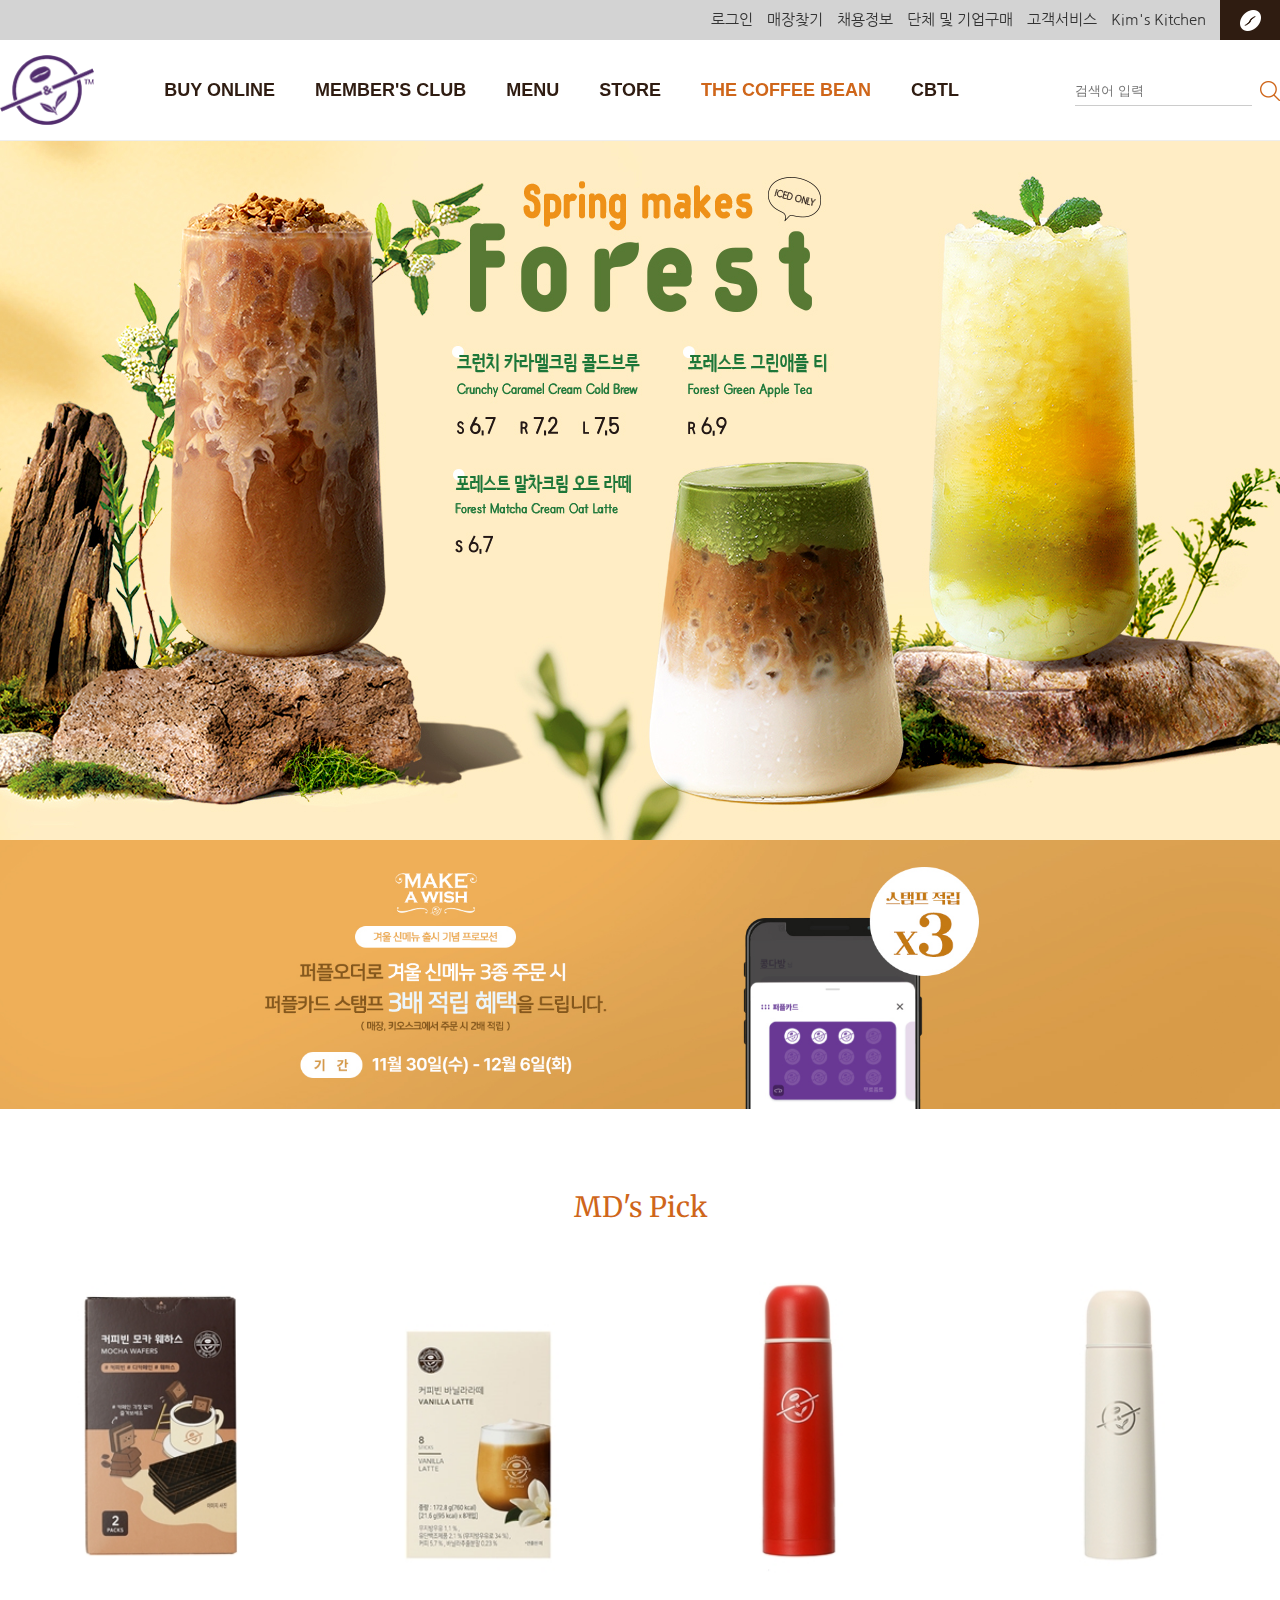
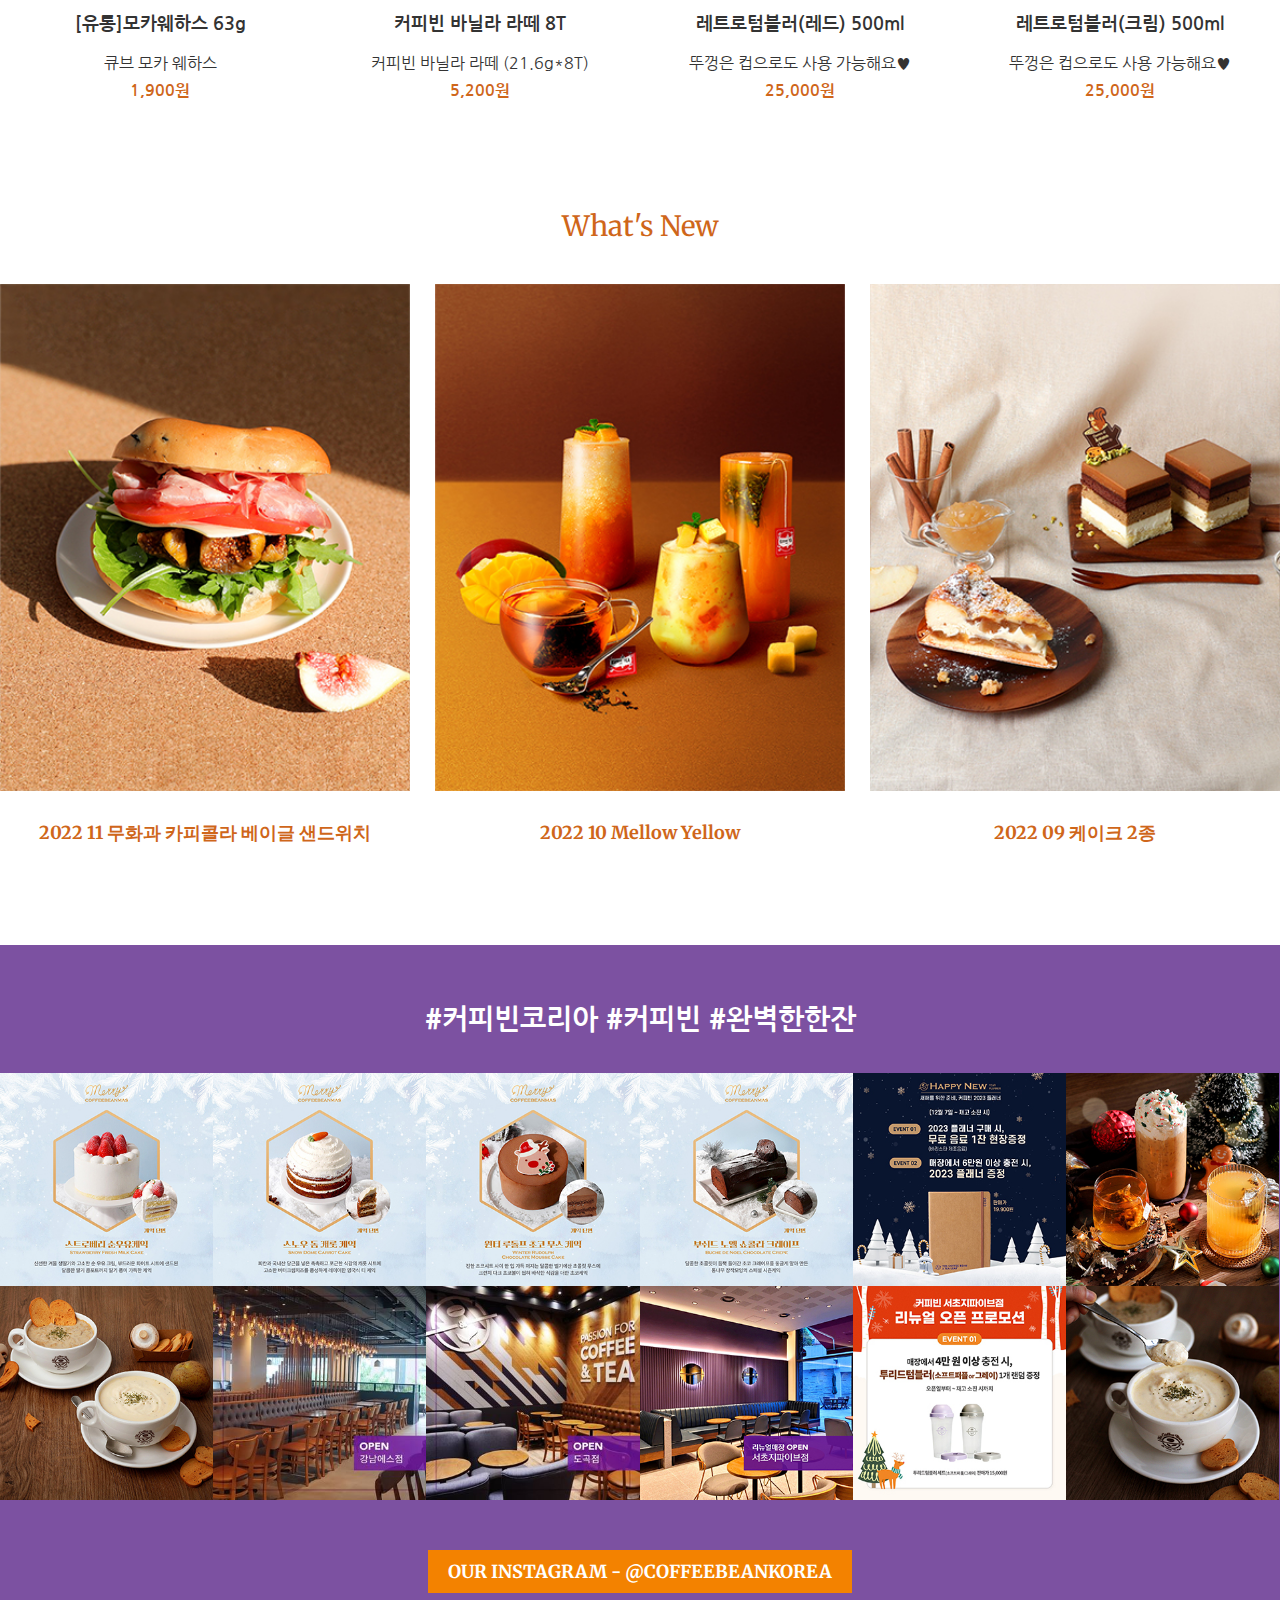
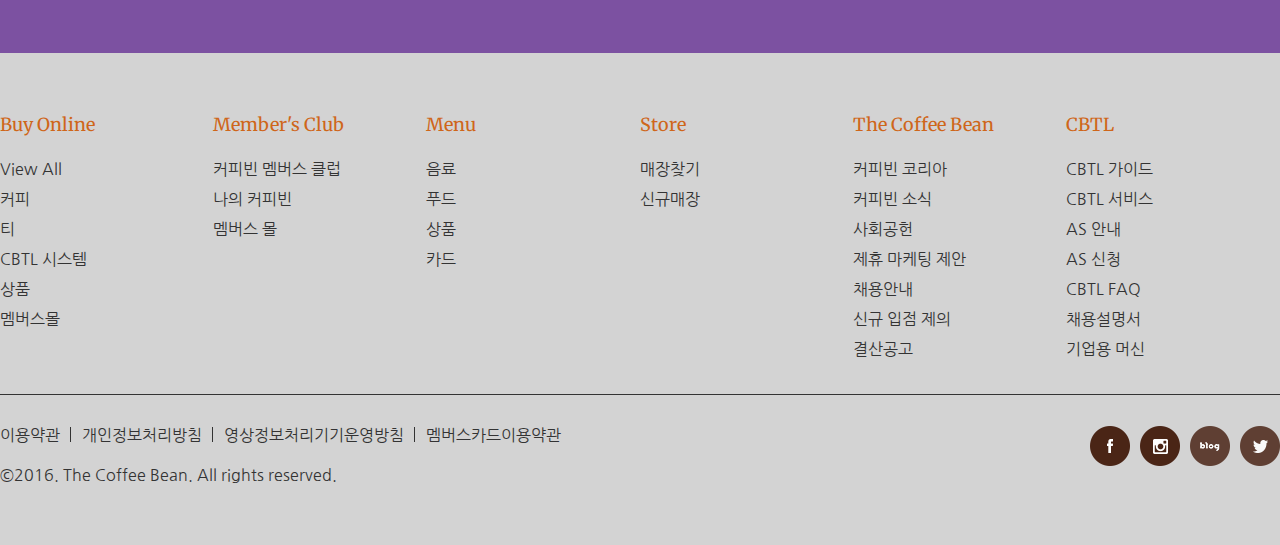
<file: index.html>
<!DOCTYPE html>
<html lang="ko">

<head>
    <meta charset="UTF-8">
    <title>Coffee Bean | 커피빈 코리아</title>

    <!-- 구글웹폰트 -->
    <link href="https://fonts.googleapis.com/css2?family=Merriweather:wght@300;400;700;900&family=Nanum+Gothic:wght@400;700;800&display=swap" rel="stylesheet">

    <link rel="stylesheet" href="css/reset.css">
    <link rel="stylesheet" href="css/common.css">
    <link rel="stylesheet" href="css/header.css">
    <link rel="stylesheet" href="css/index.css">
    <link rel="stylesheet" href="css/footer.css">
</head>

<body>

    <header>
        <div class="header-top">
            <ul>
                <li><a href="#">로그인</a></li>
                <li><a href="#">매장찾기</a></li>
                <li><a href="/coffeeBean/contents/coffeebean-recruit/coffeebeanrecruit.html">채용정보</a></li>
                <li><a href="#">단체 및 기업구매</a></li>
                <li><a href="#">고객서비스</a></li>
                <li><a href="project/kims-kitchen/index.html" target="_blank">Kim's Kitchen</a></li>
                <li><a href="project/pedal/index.html" target="_blank">나의 프로젝트</a></li>
            </ul>
        </div>

        <div class="header-bottom">
            <h1 class="logo">
                <a href="/coffeeBean/"><img src="img/logo.png" alt="커피빈코리아"></a>
            </h1>

            <nav class="gnb">
                <ul>
                    <li><a href="#">buy online</a></li>
                    <li><a href="#">member's club</a></li>
                    <li><a href="#">menu</a></li>
                    <li><a href="#">store</a></li>
                    <li class="active"><a href="/coffeeBean/contents/coffeebean-story/coffeebeanstory.html">the coffee bean</a></li>
                    <li><a href="#">cbtl</a></li>
                </ul>
            </nav>

            <div class="search">
                <form name="searchfrm">
                    <input type="text" placeholder="검색어 입력">
                    <input type="submit" value="검색">

                    <!-- 검색버튼 만들기 alt2 / <button><img src="img/ico_search.png" alt=""></button> -->
                </form>
            </div>
        </div>
    </header>

    <main>
        <!-- 메인 비주얼 배너(신제품) : 배경이미지로 구현 -->
        <article class="promotion">
            <a href="#">
                <h2>Spring makes Forest</h2>
                <p>봄을 맞이해 커피빈의 신메뉴가 출시되었습니다!</p>

                <ul>
                    <li>크런치 카라멜크림 콜드브루</li>
                    <li>포레스트 말차크림 오트 라떼</li>
                    <li>포레스트 그린애플 티</li>
                </ul>
            </a>
        </article>

        <!-- 이벤트 배너 : 이미지 태그 사용 -->
        <article class="event">
            <a href="#"><img src="img/main_event.jpg"
                    alt="겨울 신메뉴 출시 기념 프로모션 - 퍼플오더로 겨울 신메뉴 3종 주문시 퍼플카드 스탬프 3배 적립 혜택을 드립니다. (매장, 키오스크에서 주문시 2배 적립), 기간 : 11월 30일(수) ~ 12월 6일 (화)"></a>
        </article>
    </main>

    <section>
        <!-- MD's Pick -->
        <article class="md-pick">
            <h2 class="sec-tit">MD's Pick</h2>

            <div class="md-wrap clearfix">
                <div class="md-box">
                    <div class="photo">
                        <img src="img/MD01.jpg" alt="">
                        <a href="#" class="quick">quick view</a>
                    </div>

                    <div class="caption">
                        <h3 class="name">[유통]모카웨하스 63g</h3>
                        <p class="des">큐브 모카 웨하스</p>
                        <p class="price">1,900원</p>

                        <!-- * 2개의 p태그를 하나의 p태그로 작성할 경우!! *
                            <p>
                                <span></span><br>
                                <span></span>
                            </p> 
                        -->
                    </div>
                </div>

                <div class="md-box">
                    <div class="photo">
                        <img src="img/MD02.jpg" alt="">
                        <a href="#" class="quick">quick view</a>
                    </div>

                    <div class="caption">
                        <h3 class="name">커피빈 바닐라 라떼 8T</h3>
                        <p class="des">커피빈 바닐라 라떼 (21.6g*8T)</p>
                        <p class="price">5,200원</p>
                    </div>
                </div>

                <div class="md-box">
                    <div class="photo">
                        <img src="img/MD03.jpg" alt="">
                        <a href="#" class="quick">quick view</a>
                    </div>

                    <div class="caption">
                        <h3 class="name">레트로텀블러(레드) 500ml</h3>
                        <p class="des">뚜껑은 컵으로도 사용 가능해요♥</p>
                        <p class="price">25,000원</p>
                    </div>
                </div>

                <div class="md-box">
                    <div class="photo">
                        <img src="img/MD04.jpg" alt="">
                        <a href="#" class="quick">quick view</a>
                    </div>

                    <div class="caption">
                        <h3 class="name">레트로텀블러(크림) 500ml</h3>
                        <p class="des">뚜껑은 컵으로도 사용 가능해요♥</p>
                        <p class="price">25,000원</p>
                    </div>
                </div>

                <!-- ::after / float 해제! -->
            </div>
        </article>

        <!-- What's New -->
        <article class="new clearfix">
            <h2 class="sec-tit">What's New</h2>

            <div class="new-box">
                <a href="#"><img src="img/new01.jpg" alt=""></a>
                <h3><a href="#">2022 11 무화과 카피콜라 베이글 샌드위치</a></h3>
            </div>

            <div class="new-box">
                <a href="#"><img src="img/new02.jpg" alt=""></a>
                <h3><a href="#">2022 10 Mellow Yellow</a></h3>
            </div>

            <div class="new-box">
                <a href="#"><img src="img/new03.jpg" alt=""></a>
                <h3><a href="#">2022 09 케이크 2종</a></h3>
            </div>

            <!-- ::after / float 해제! -->
        </article>

        <!-- Instagram -->
        <article class="instagram">
            <div class="inner">
                <h2 class="sec-tit">
                    <span>#커피빈코리아</span>
                    <span>#커피빈</span>
                    <span>#완벽한한잔</span>
                </h2>

                <ul class="thumb-list">
                    <li><a href="#"><img src="img/sns_img01.jpg" alt=""></a></li>
                    <li><a href="#"><img src="img/sns_img02.jpg" alt=""></a></li>
                    <li><a href="#"><img src="img/sns_img03.jpg" alt=""></a></li>
                    <li><a href="#"><img src="img/sns_img04.jpg" alt=""></a></li>
                    <li><a href="#"><img src="img/sns_img05.jpg" alt=""></a></li>
                    <li><a href="#"><img src="img/sns_img06.jpg" alt=""></a></li>
                    <li><a href="#"><img src="img/sns_img07.jpg" alt=""></a></li>
                    <li><a href="#"><img src="img/sns_img08.jpg" alt=""></a></li>
                    <li><a href="#"><img src="img/sns_img09.jpg" alt=""></a></li>
                    <li><a href="#"><img src="img/sns_img10.jpg" alt=""></a></li>
                    <li><a href="#"><img src="img/sns_img11.jpg" alt=""></a></li>
                    <li><a href="#"><img src="img/sns_img12.jpg" alt=""></a></li>
                </ul>

                <a href="#" class="follow-btn">our instagram - @coffeebeankorea</a>
            </div>
        </article>
    </section>

    <footer>
        <div class="inner">
            <div class="sitemap clearfix">
                <div class="mapbox">
                    <h3>Buy Online</h3>

                    <ul>
                        <li><a href="#">View All</a></li>
                        <li><a href="#">커피</a></li>
                        <li><a href="#">티</a></li>
                        <li><a href="#">CBTL 시스템</a></li>
                        <li><a href="#">상품</a></li>
                        <li><a href="#">멤버스몰</a></li>
                    </ul>
                </div>

                <div class="mapbox">
                    <h3>Member's Club</h3>

                    <ul>
                        <li><a href="#">커피빈 멤버스 클럽</a></li>
                        <li><a href="#">나의 커피빈</a></li>
                        <li><a href="#">멤버스 몰</a></li>
                    </ul>
                </div>

                <div class="mapbox">
                    <h3>Menu</h3>

                    <ul>
                        <li><a href="#">음료</a></li>
                        <li><a href="#">푸드</a></li>
                        <li><a href="#">상품</a></li>
                        <li><a href="#">카드</a></li>
                    </ul>
                </div>

                <div class="mapbox">
                    <h3>Store</h3>

                    <ul>
                        <li><a href="#">매장찾기</a></li>
                        <li><a href="#">신규매장</a></li>
                    </ul>
                </div>

                <div class="mapbox">
                    <h3>The Coffee Bean</h3>

                    <ul>
                        <li><a href="/coffeeBean/contents/coffeebean-story/coffeebeanstory.html">커피빈 코리아</a></li>
                        <li><a href="#">커피빈 소식</a></li>
                        <li><a href="#">사회공헌</a></li>
                        <li><a href="#">제휴 마케팅 제안</a></li>
                        <li><a href="/coffeeBean/contents/coffeebean-recruit/coffeebeanrecruit.html">채용안내</a></li>
                        <li><a href="#">신규 입점 제의</a></li>
                        <li><a href="#">결산공고</a></li>
                    </ul>
                </div>

                <div class="mapbox">
                    <h3>CBTL</h3>

                    <ul>
                        <li><a href="#">CBTL 가이드</a></li>
                        <li><a href="#">CBTL 서비스</a></li>
                        <li><a href="#">AS 안내</a></li>
                        <li><a href="#">AS 신청</a></li>
                        <li><a href="#">CBTL FAQ</a></li>
                        <li><a href="#">채용설명서</a></li>
                        <li><a href="#">기업용 머신</a></li>
                    </ul>
                </div>
            </div>

            <div class="footer-bottom clearfix">
                <div class="links">
                    <a href="#">
                        이용약관
                        <!-- ::after / 태그사이 구분선! -->
                    </a>
                    <a href="#">개인정보처리방침</a>
                    <a href="#">영상정보처리기기운영방침</a>
                    <a href="#">멤버스카드이용약관</a>
                </div>

                <p class="copy">&copy;2016. The Coffee Bean. All rights reserved.</p>

                <div class="sns clearfix">
                    <a href="https://www.facebook.com/thecoffeebeankorea/" target="_blank"><img src="img/ico_facebook.png" alt="페이스북 바로가기"></a>

                    <a href="https://www.instagram.com/coffeebean_kr/" target="_blank">
                        <!-- <img src="img/ico_instagram.png" alt="인스타그램 바로가기"> -->
                        인스타그램 바로가기
                    </a>

                    <a href="https://blog.naver.com/coffeebeankorea" target="_blank">
                        <!-- <img src="img/ico_blog.png" alt="블로그 바로가기"> -->
                        블로그 바로가기
                    </a>

                    <a href="#">
                        <!-- <img src="img/ico_twitter.png" alt="트위터 바로가기"> -->
                        트위터 바로가기
                    </a>
                </div>
            </div>
        </div>
    </footer>

</body>

</html>
</file>
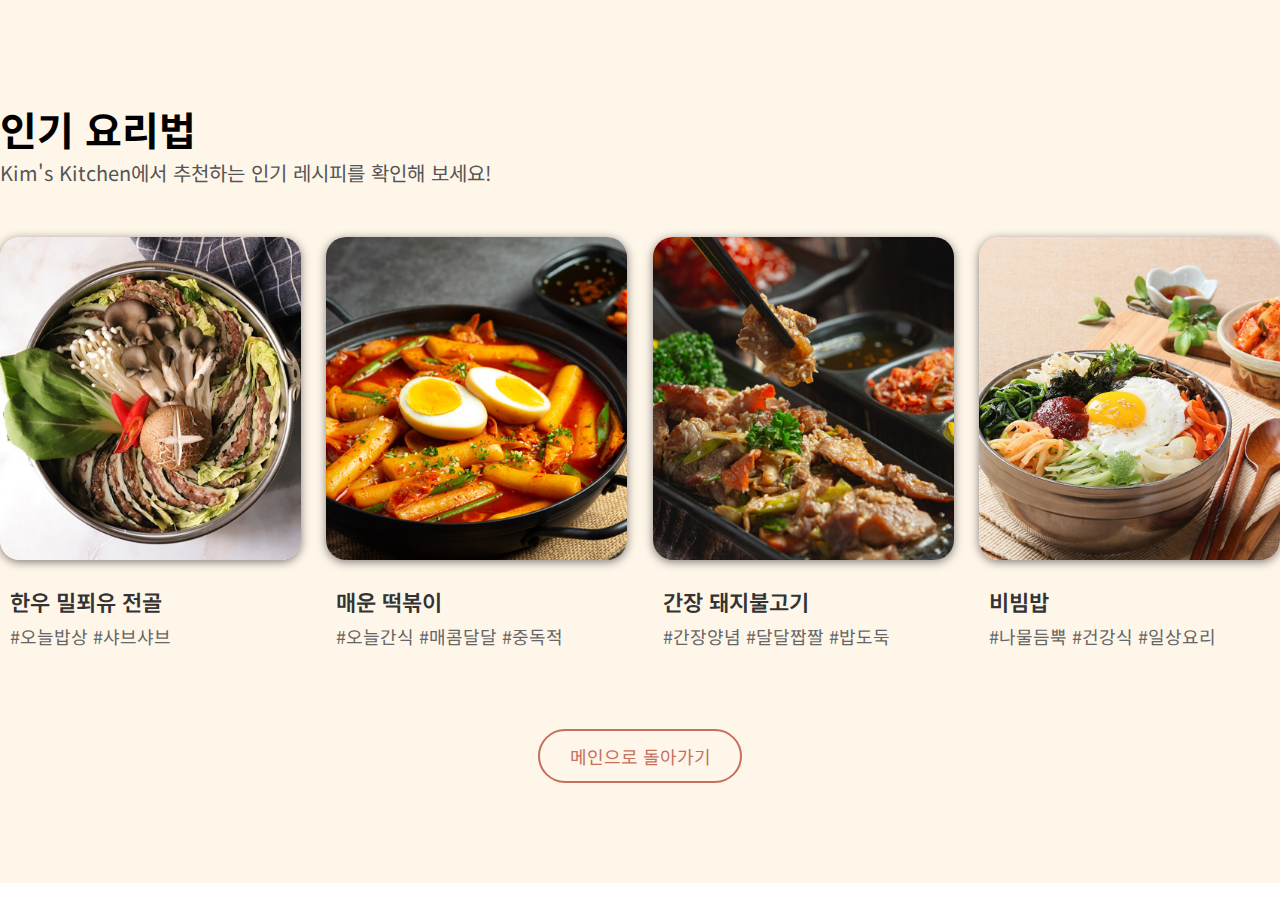
<file: project/kims-kitchen/index.html>
<!DOCTYPE html>
<html lang="ko">
<head>
    <meta charset="UTF-8">
    <title>Kim's Kitchen | 킴스키친</title>

    <!-- 구글웹폰트 -->
    <link href="https://fonts.googleapis.com/css2?family=Noto+Sans+KR:wght@100..900&display=swap" rel="stylesheet">

    <link rel="stylesheet" href="css/01_example_240910.css">
</head>
<body>

    <div class="container">
        <div class="recipe">
            <div class="title">
                <h2>인기 요리법</h2>
                <p>Kim's Kitchen에서 추천하는 인기 레시피를 확인해 보세요!</p>
            </div>

            <div class="content clearfix">
                <div class="box">
                    <img src="img/example1/shabu_1.jpg" alt="한우 밀푀유 전골">
                    
                    <div class="info">
                        <h3><a href="contents/recipe-detail-1.html">한우 밀푀유 전골</a></h3>
                        <p>#오늘밥상 #샤브샤브</p>
                    </div>
                </div>

                <div class="box">
                    <img src="img/example1/tteokbokki_1.jpg" alt="매운 떡볶이">
                    
                    <div class="info">
                        <h3><a href="contents/recipe-detail-2.html">매운 떡볶이</a></h3>
                        <p>#오늘간식 #매콤달달 #중독적</p>
                    </div>
                </div>

                <div class="box">
                    <img src="img/example1/bulgogi_1.jpg" alt="간장 돼지 불고기">
                    
                    <div class="info">
                        <h3><a href="contents/recipe-detail-3.html">간장 돼지불고기</a></h3>
                        <p>#간장양념 #달달짭짤 #밥도둑</p>
                    </div>
                </div>

                <div class="box">
                    <img src="img/example1/bibimbap_1.jpg" alt="비빔밥">
                    
                    <div class="info">
                        <h3><a href="contents/recipe-detail-4.html">비빔밥</a></h3>
                        <p>#나물듬뿍 #건강식 #일상요리</p>
                    </div>
                </div>
                <!-- ::after / float 해제! -->
            </div>

            <div class="back"><a href="/coffeeBean/">메인으로 돌아가기</a></div>
        </div>
    </div>
    
    
</body>
</html>
</file>
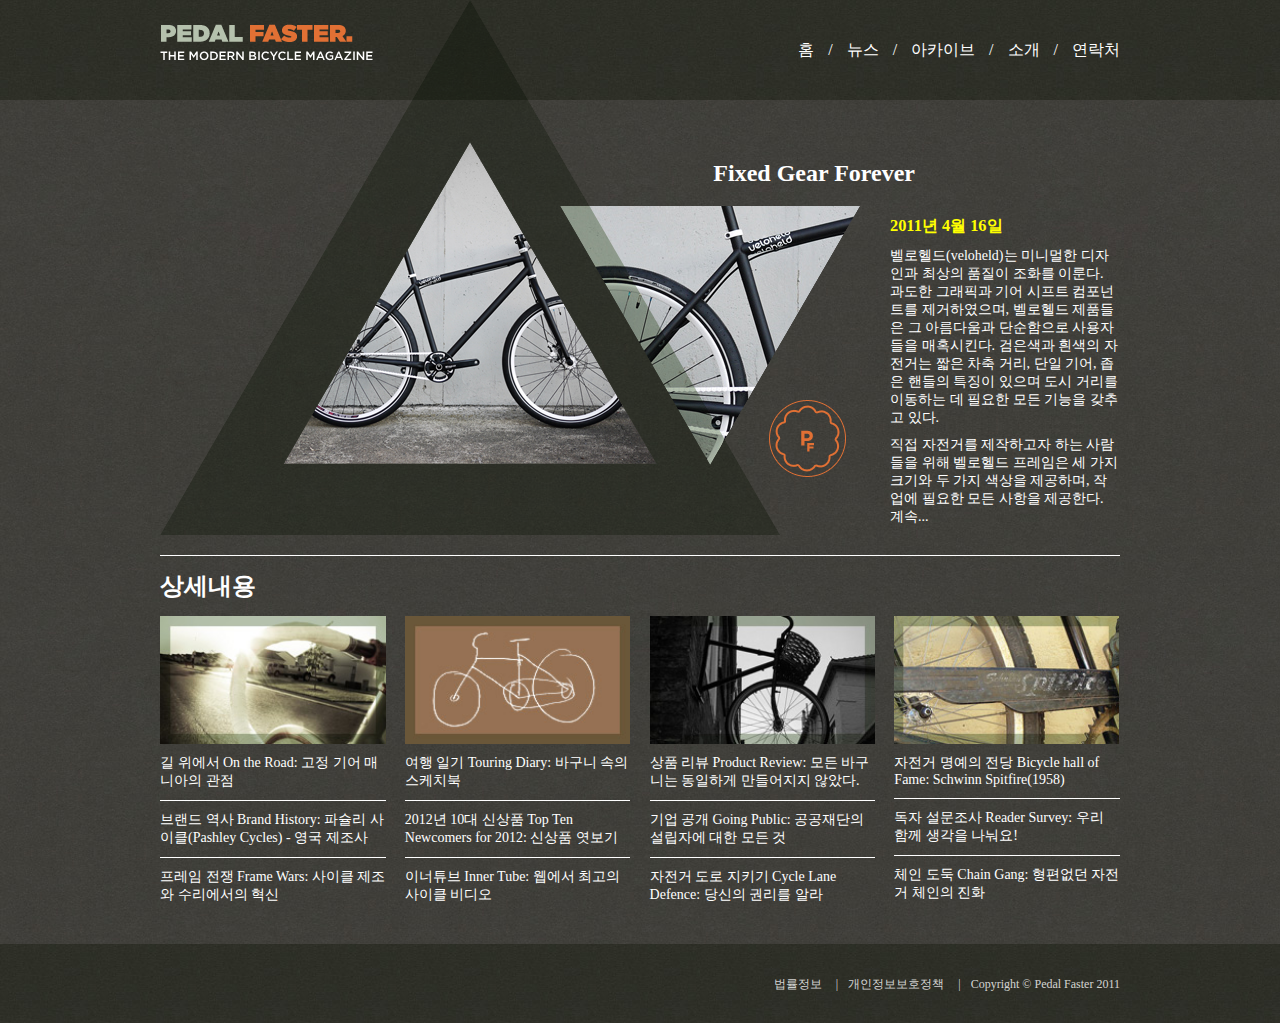
<file: project/pedal/index.html>
<!DOCTYPE html>
<html lang="ko">

<head>
    <meta charset="UTF-8">
    <title>Pedal Homepage</title>

    <link rel="stylesheet" href="css/example.css">
</head>

<body>

    <header>
        <div class="top clear">
            <h1>
                <a href="#"><img src="images/logo.png" alt="pedal사 로고이미지"></a>
            </h1>

            <ul class="menu">
                <li>
                    <a href="/coffeeBean/">홈</a>
                </li>

                <li>
                    <a href="#">뉴스</a>
                </li>

                <li>
                    <a href="#">아카이브</a>
                </li>

                <li>
                    <a href="#">소개</a>
                </li>

                <li>
                    <a href="#">연락처</a>
                </li>
            </ul>
        </div>
    </header>

    <section>
        <article class="explain clear">
            <div class="main-img">
                <img src="images/triangles.png" alt="삼각형 도형에 맞춰 들어간 자전거 이미지">
                <h2>Fixed Gear Forever</h2>
            </div>

            <div class="txt-box">
                <h3>2011년 4월 16일</h3>
                <p>
                    벨로헬드(veloheld)는 미니멀한 디자인과 최상의 품질이 조화를 이룬다. 과도한 그래픽과 기어 시프트 컴포넌트를 제거하였으며, 벨로헬드 제품들은 그 아름다움과 단순함으로
                    사용자들을 매혹시킨다. 검은색과 흰색의 자전거는 짧은 차축 거리, 단일 기어, 좁은 핸들의 특징이 있으며 도시 거리를 이동하는 데 필요한 모든 기능을 갖추고 있다.
                </p>
                <p>
                    직접 자전거를 제작하고자 하는 사람들을 위해 벨로헬드 프레임은 세 가지 크기와 두 가지 색상을 제공하며, 작업에 필요한 모든 사항을 제공한다.
                    <br>
                    <a href="#">계속...</a>
                </p>
            </div>
        </article>

        <article class="details">
            <h2>상세내용</h2>

            <ul class="content-box clear">
                <li>
                    <div class="content-img"><img src="images/more1.jpg" alt="자전거 타는사람 시점의 도로 사진"></div>
                    <div class="content">
                        <p><a href="#">길 위에서 On the Road: 고정 기어 매니아의 관점</a></p>
                        <p><a href="#">브랜드 역사 Brand History: 파슐리 사이클(Pashley Cycles) - 영국 제조사</a></p>
                        <p><a href="#">프레임 전쟁 Frame Wars: 사이클 제조와 수리에서의 혁신</a></p>
                    </div>
                </li>

                <li>
                    <div class="content-img"><img src="images/more2.jpg" alt="자전거 일러스트"></div>
                    <div class="content">
                        <p><a href="#">여행 일기 Touring Diary: 바구니 속의 스케치북</a></p>
                        <p><a href="#">2012년 10대 신상품 Top Ten Newcomers for 2012: 신상품 엿보기</a></p>
                        <p><a href="#">이너튜브 Inner Tube: 웹에서 최고의 사이클 비디오</a></p>
                    </div>
                </li>

                <li>
                    <div class="content-img"><img src="images/more3.jpg" alt="건물 벽에 붙어있는 자전거"></div>
                    <div class="content">
                        <p><a href="#">상품 리뷰 Product Review: 모든 바구니는 동일하게 만들어지지 않았다.</a></p>
                        <p><a href="#">기업 공개 Going Public: 공공재단의 설립자에 대한 모든 것</a></p>
                        <p><a href="#">자전거 도로 지키기 Cycle Lane Defence: 당신의 권리를 알라</a></p>
                    </div>
                </li>

                <li>
                    <div class="content-img"><img src="images/more4.jpg" alt="자전거 체인부품 사진"></div>
                    <div class="content">
                        <p><a href="#">자전거 명예의 전당 Bicycle hall of Fame: Schwinn Spitfire(1958)</a></p>
                        <p><a href="#">독자 설문조사 Reader Survey: 우리 함께 생각을 나눠요!</a></p>
                        <p><a href="#">체인 도둑 Chain Gang: 형편없던 자전거 체인의 진화</a></p>
                    </div>
                </li>
            </ul>
        </article>
    </section>

    <footer>
        <div class="bottom clear">
            <ul class="info">
                <li><a href="#">법률정보</a></li>
                <li><a href="#">개인정보보호정책</a></li>
                <li><a href="#">Copyright &copy; Pedal Faster 2011</a></li>
            </ul>
        </div>
    </footer>

</body>

</html>
</file>
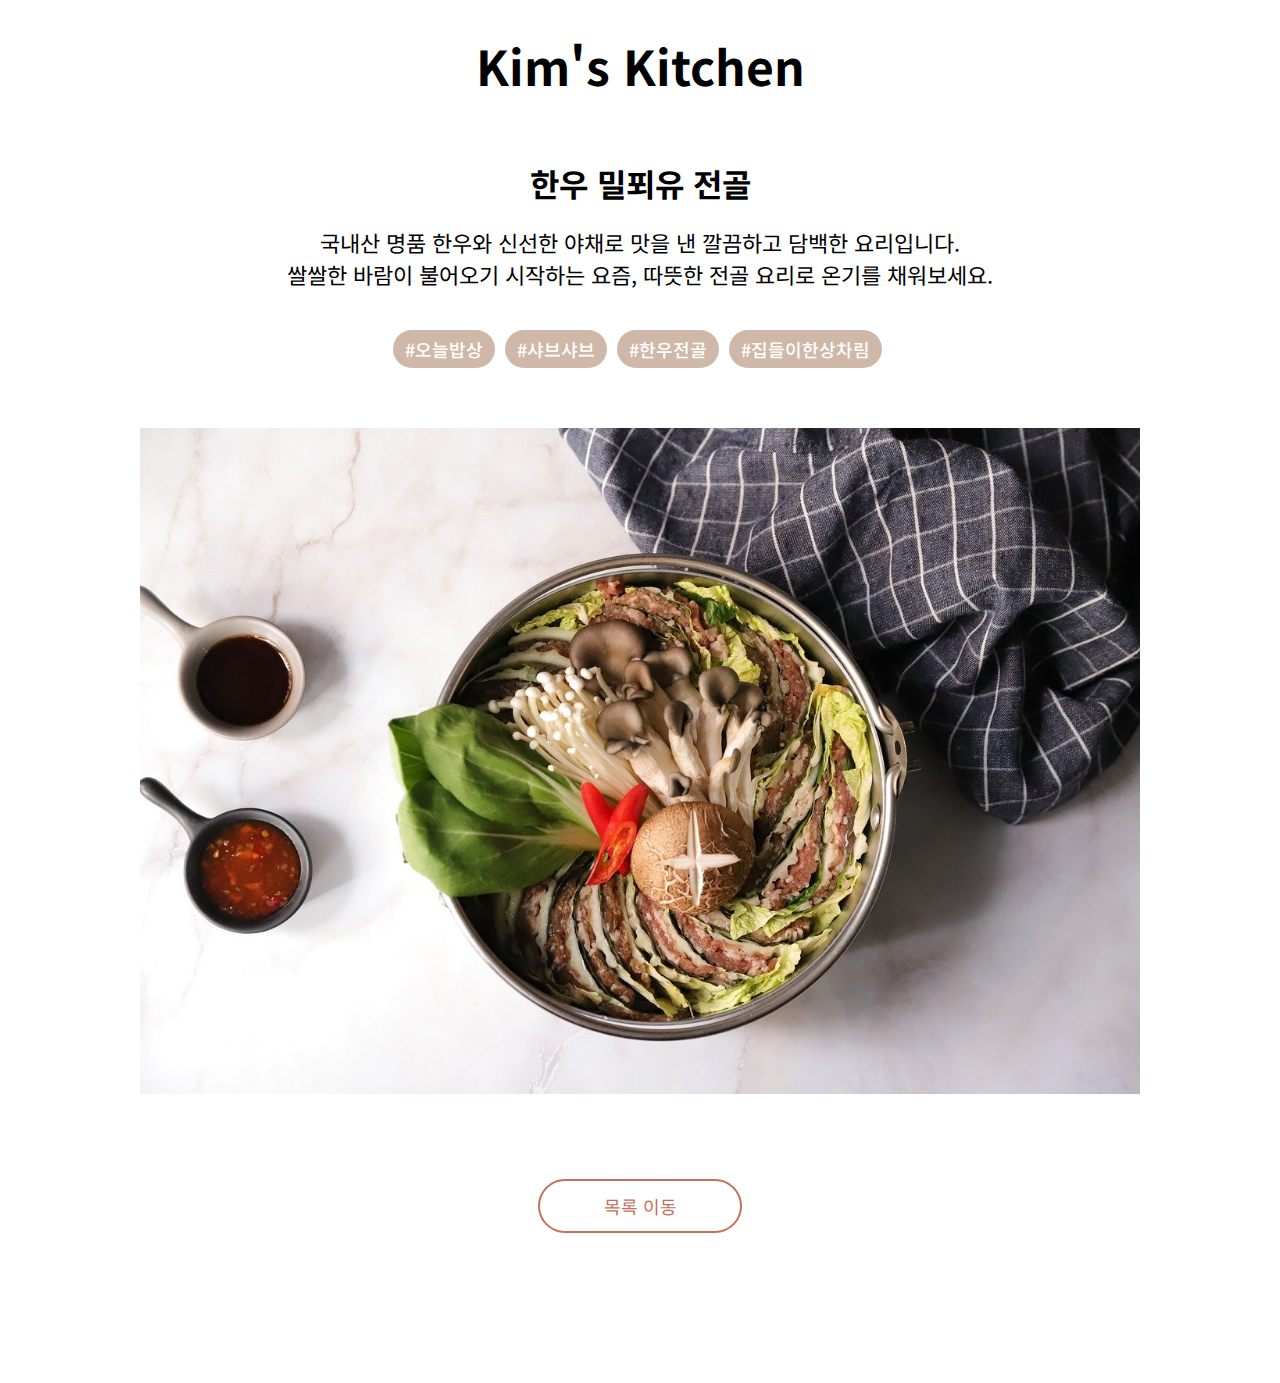
<file: project/kims-kitchen/contents/recipe-detail-1.html>
<!DOCTYPE html>
<html lang="ko">

<head>
    <meta charset="UTF-8">
    <title>Kim's Kitchen | 킴스키친</title>

    <!-- 구글웹폰트 -->
    <link href="https://fonts.googleapis.com/css2?family=Noto+Sans+KR:wght@100..900&display=swap" rel="stylesheet">

    <link rel="stylesheet" href="css/recipe-detail_240912.css">
</head>

<body>

    <h1>Kim's Kitchen</h1>

    <div class="detail-content">
        <div class="title">
            <h2>한우 밀푀유 전골</h2>
            <p class="des">
                국내산 명품 한우와 신선한 야채로 맛을 낸 깔끔하고 담백한 요리입니다.<br>
                쌀쌀한 바람이 불어오기 시작하는 요즘, 따뜻한 전골 요리로 온기를 채워보세요.
            </p>
            <p class="keyword">
                <span>#오늘밥상</span>
                <span>#샤브샤브</span>
                <span>#한우전골</span>
                <span>#집들이한상차림</span>
            </p>
        </div>

        <div class="main-img">
            <img src="../img/example1/shabu_detail.jpg" alt="한우 밀푀유전골 상차림">
        </div>

        <a href="/project/kims-kitchen/" class="back">목록 이동</a>
    </div>

</body>

</html>
</file>
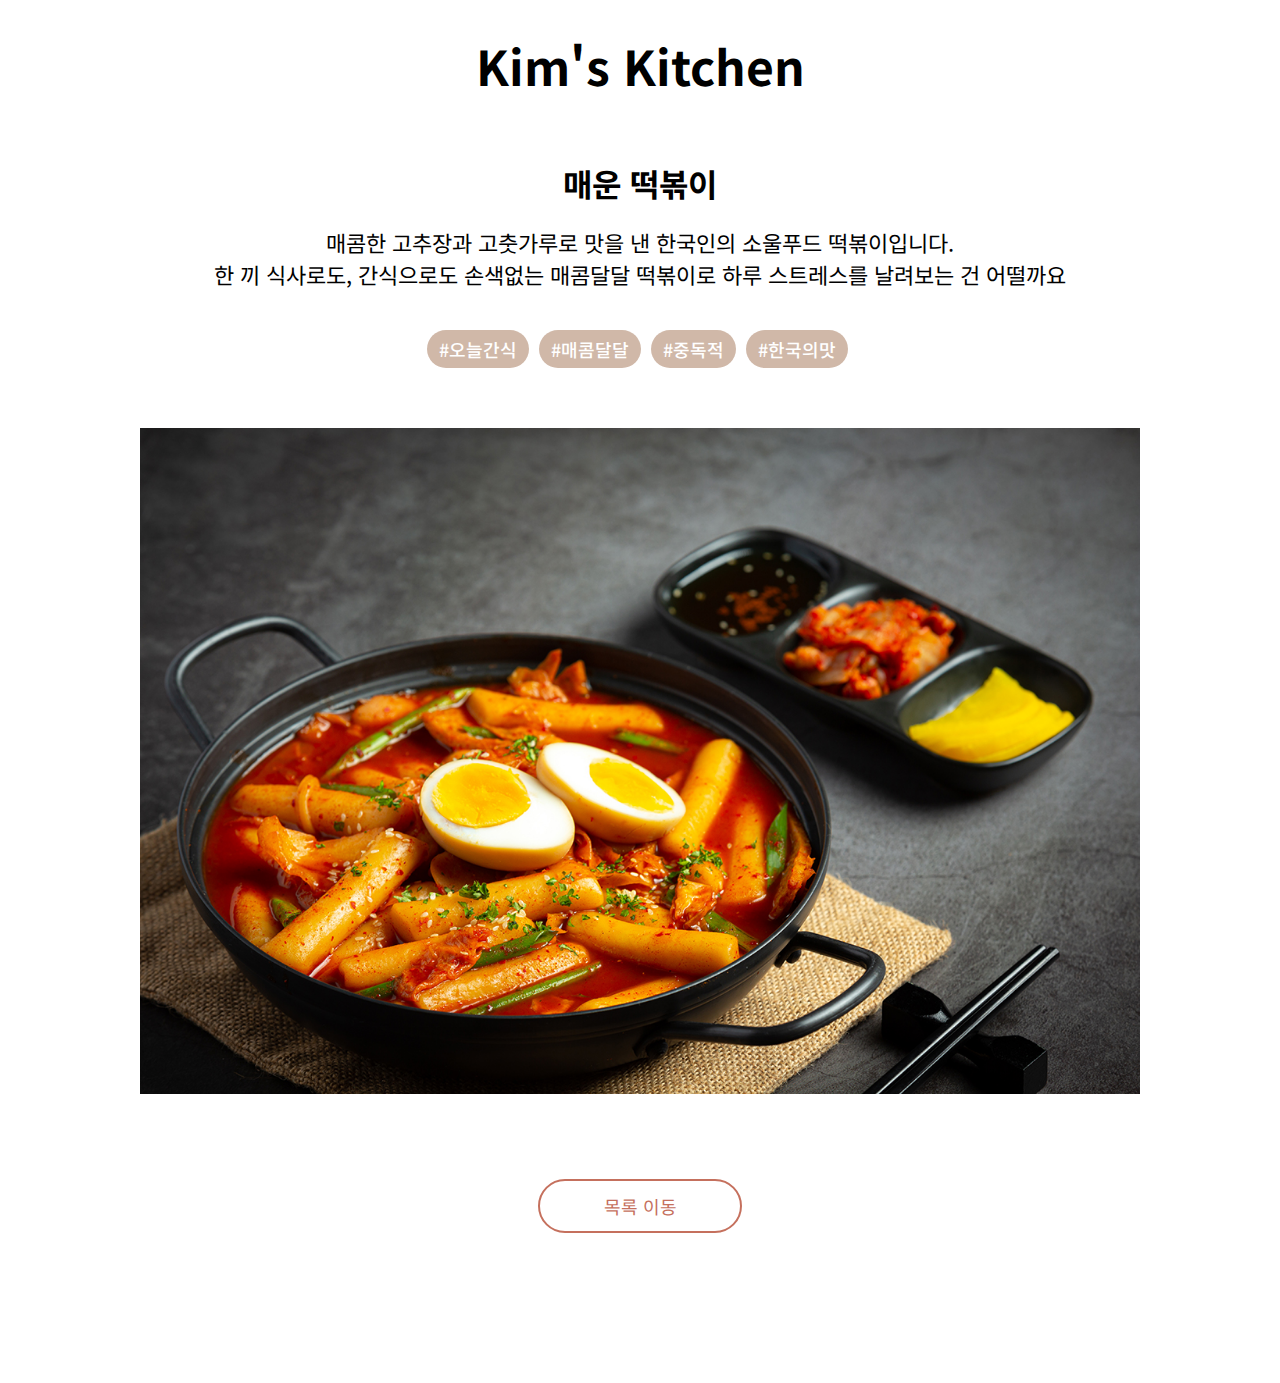
<file: project/kims-kitchen/contents/recipe-detail-2.html>
<!DOCTYPE html>
<html lang="ko">

<head>
    <meta charset="UTF-8">
    <title>Kim's Kitchen | 킴스키친</title>

    <!-- 구글웹폰트 -->
    <link href="https://fonts.googleapis.com/css2?family=Noto+Sans+KR:wght@100..900&display=swap" rel="stylesheet">

    <link rel="stylesheet" href="css/recipe-detail_240912.css">
</head>

<body>

    <h1>Kim's Kitchen</h1>

    <div class="detail-content">
        <div class="title">
            <h2>매운 떡볶이</h2>
            <p class="des">
                매콤한 고추장과 고춧가루로 맛을 낸 한국인의 소울푸드 떡볶이입니다.<br>
                한 끼 식사로도, 간식으로도 손색없는 매콤달달 떡볶이로 하루 스트레스를 날려보는 건 어떨까요
            </p>
            <p class="keyword">
                <span>#오늘간식</span>
                <span>#매콤달달</span>
                <span>#중독적</span>
                <span>#한국의맛</span>
            </p>
        </div>

        <div class="main-img">
            <img src="../img/example1/tteokbokko_detail.jpg" alt="매운 떡볶이 상차림">
        </div>

        <a href="/project/kims-kitchen/" class="back">목록 이동</a>
    </div>

</body>

</html>
</file>
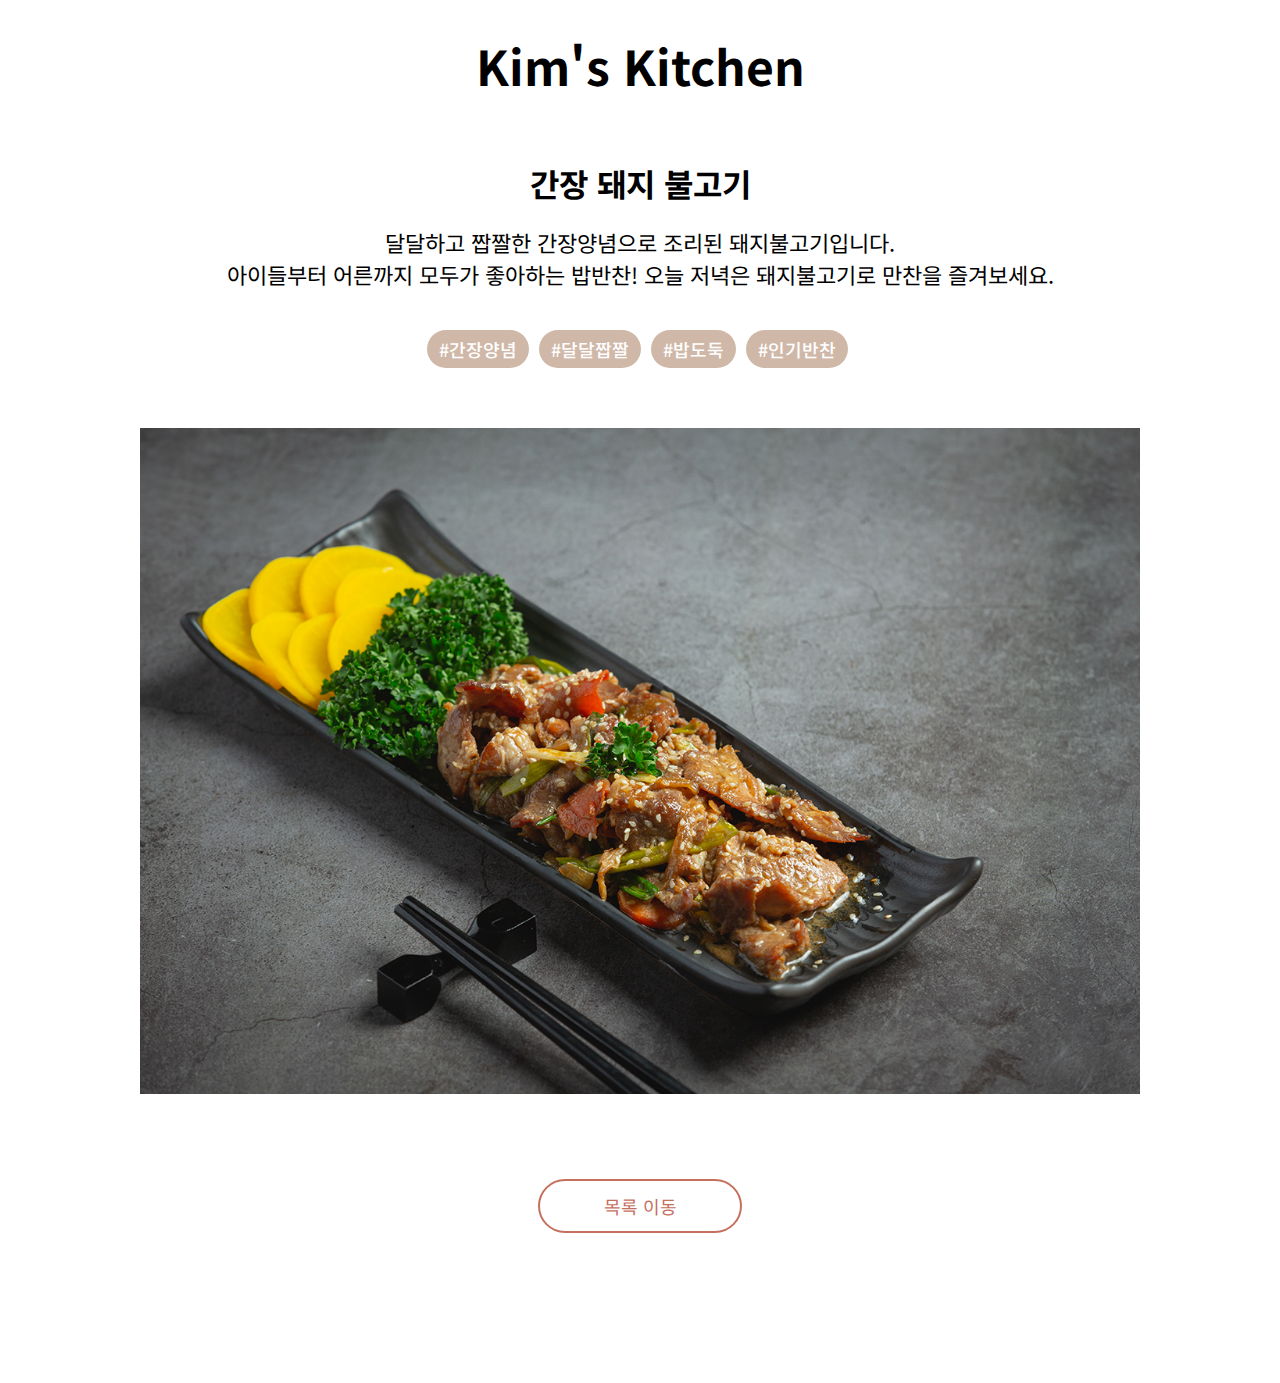
<file: project/kims-kitchen/contents/recipe-detail-3.html>
<!DOCTYPE html>
<html lang="ko">

<head>
    <meta charset="UTF-8">
    <title>Kim's Kitchen | 킴스키친</title>

    <!-- 구글웹폰트 -->
    <link href="https://fonts.googleapis.com/css2?family=Noto+Sans+KR:wght@100..900&display=swap" rel="stylesheet">

    <link rel="stylesheet" href="css/recipe-detail_240912.css">
</head>

<body>

    <h1>Kim's Kitchen</h1>

    <div class="detail-content">
        <div class="title">
            <h2>간장 돼지 불고기</h2>
            <p class="des">
                달달하고 짭짤한 간장양념으로 조리된 돼지불고기입니다.<br>
                아이들부터 어른까지 모두가 좋아하는 밥반찬! 오늘 저녁은 돼지불고기로 만찬을 즐겨보세요.
            </p>
            <p class="keyword">
                <span>#간장양념</span>
                <span>#달달짭짤</span>
                <span>#밥도둑</span>
                <span>#인기반찬</span>
            </p>
        </div>

        <div class="main-img">
            <img src="../img/example1/bulgogi_detail.jpg" alt="간장 돼지불고기 상차림">
        </div>

        <a href="/project/kims-kitchen/" class="back">목록 이동</a>
    </div>

</body>

</html>
</file>
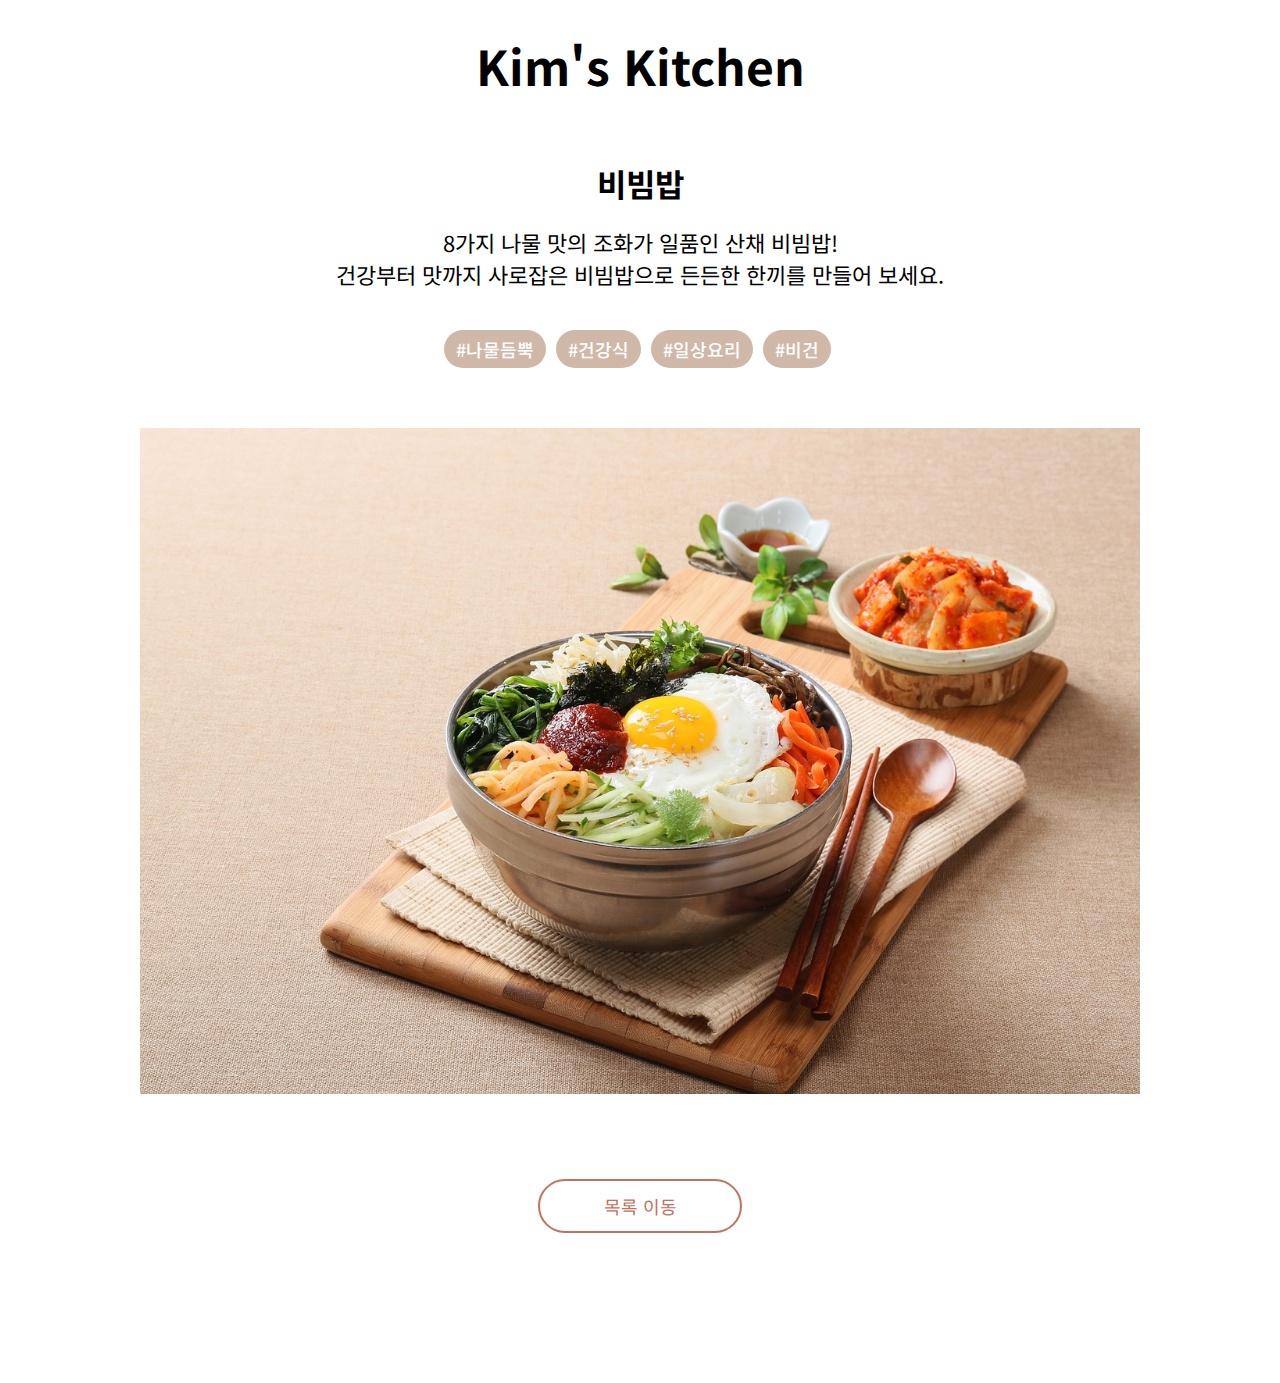
<file: project/kims-kitchen/contents/recipe-detail-4.html>
<!DOCTYPE html>
<html lang="ko">

<head>
    <meta charset="UTF-8">
    <title>Kim's Kitchen | 킴스키친</title>

    <!-- 구글웹폰트 -->
    <link href="https://fonts.googleapis.com/css2?family=Noto+Sans+KR:wght@100..900&display=swap" rel="stylesheet">

    <link rel="stylesheet" href="css/recipe-detail_240912.css">
</head>

<body>

    <h1>Kim's Kitchen</h1>

    <div class="detail-content">
        <div class="title">
            <h2>비빔밥</h2>
            <p class="des">
                8가지 나물 맛의 조화가 일품인 산채 비빔밥! <br>
                건강부터 맛까지 사로잡은 비빔밥으로 든든한 한끼를 만들어 보세요.
            </p>
            <p class="keyword">
                <span>#나물듬뿍</span>
                <span>#건강식</span>
                <span>#일상요리</span>
                <span>#비건</span>
            </p>
        </div>

        <div class="main-img">
            <img src="../img/example1/bibimbap_detail.jpg" alt="비빔밥 상차림">
        </div>

        <a href="/project/kims-kitchen/" class="back">목록 이동</a>
    </div>

</body>

</html>
</file>
<file: css/common.css>
@charset "utf-8";


/*** COMMON ********************************************************************************************/
/* 공동으로 사용할 css를 모아놓은 파일! */

/* float해제를 위한 가상요소 */
.clearfix::after {
    content: "";
    display: block;
    clear: both;
}

/* 안쪽에서 컨텐츠 너비를 잡아줄 때 사용할 클래스! */
.inner {
    width: 1280px;
    margin: 0 auto;
}

/* 구글웹폰트 */
/* 
1) merriweather 폰트사용
  font-family: "Merriweather", serif;
  font-weight: 300 | 400 | 700 | 900;

2) 나눔고딕
  font-family: "Nanum Gothic", sans-serif;
  font-weight: 400 | 700 | 800;
*/

/* 본문 영역 제목에 공통으로 적용될 디자인 */
.sec-tit {
    color: rgb(207,102,26);
    text-align: center;
    font-size: 28px;
    margin-bottom: 40px;
    font-family: "Merriweather", serif;
    font-weight: 400;
}

.eng {
    font-family: "Merriweather", serif;
    font-weight: 400;
}

body {
    font-family: "Nanum Gothic", sans-serif;
    font-weight: 400;
    color: #333;
}
</file>
<file: css/header.css>
@charset "utf-8";


/*** HEADER ********************************************************************************************/

header {
    width: 100%;
    background-color: rgba(255,255,255,0.9);
    border-bottom: 1px solid #eee;

    position: fixed;
    left: 0;
    top: 0;
    z-index: 9999; /* position 속성값이 들어가 있는 전제하에 z-index 속성을 넣어줘야 적용됨!!! */
}
header a { /* header 하위에 모든 a 태그 선택! */
    color: #333;
}

header .header-top {
    width: 100%;
    background-color: lightgray;
    height: 40px;
    line-height: 40px;
    font-size: 15px;
}
header .header-top ul {
    width: 1280px;
    margin: 0 auto;
    text-align: right;
}
header .header-top ul li {
    float: none;
    display: inline-block;
    margin-left: 10px;

    /* outline: 1px solid blue; */
}
header .header-top ul li:last-child a {
    width: 60px;
    height: 40px;

    /* background-color: rgb(47,28,17);
    background-image: url(../img/ico_user_info_line.png);
    background-repeat: no-repeat;
    background-position: center; */

    background: rgb(47,28,17) url(../img/ico_user_info_line.png) no-repeat center;
    
    text-indent: -9999px;
    /* ul태그의 text-align 속성 (문단정렬-오른쪽)때문에 text-indent 값을 넣어도 오른쪽으로 붙는 형상이 일어났음!! */
    text-align: left;  
}


header .header-bottom {
    width: 1280px;
    height: 100px;
    margin: 0 auto;

    /* outline: 2px solid blue; */
}

header .header-bottom .logo {
    /* outline: 2px solid red; */

    float: left;
    /* 너비값과 달리 높이값은 비율(%)로 적용할 때 부모요소(상위요소 X)의 높이가 지정되어있는지 확인필수!!! */
    height: 100%; 
    padding: 15px 0;
    box-sizing: border-box;

    margin-right: 50px;
}
header .header-bottom .logo img {
    height: 70px;
    display: block;
}


header .header-bottom .gnb {
    /* background-color: lightblue; */

    float: left;
}
header .header-bottom .gnb ul li {
    /* outline: 2px solid #0f0; */

    margin: 0 20px;
}
header .header-bottom .gnb ul li a {
    color: rgb(47,28,17);
    text-transform: uppercase;
    font-size: 18px;
    font-family: Arial, Helvetica, sans-serif;
    font-weight: 700;
    line-height: 100px;
}

/* 활성화 GNB 메뉴 - the coffee bean */
header .header-bottom .gnb ul li.active a {
    color: rgb(207,102,26);
}

header .header-bottom .gnb ul li a:hover {
    color: rgb(207,102,26);
}


header .header-bottom .search {
    /* background-color: lightpink; */

    float: right;
    height: 100%;
}
.search input {
    height: 30px;
    border: 0; /* = border: none; */
    outline: 0;
    margin-top: 35px;

    vertical-align: middle;
}
.search input[type="text"] {
    /* outline: 2px solid #0f0; */

    background-color: transparent;
    border-bottom: 1px solid #ccc;
}
.search input[type="submit"] {
    /* outline: 1px solid blue; */

    background-color: transparent;
    background-image: url(../img/ico_search.png);
    background-repeat: no-repeat;
    background-position: right;

    width: 24px;

    font-size: 0; /* = color: transparent; (html의 "검색" 텍스트를 없애는 방법) */
    cursor: pointer;
}
</file>
<file: css/index.css>
@charset "utf-8";



/*** index.css ********************************************************************************************/


/*** MAIN *************************************************************************************************/

main {
    margin-top: 140px;
    width: 100%;
    margin-bottom: 80px;

    /* background-color: lightpink; */
}

main .promotion {
    width: 100%;
    max-width: 1920px;
    height: 700px;
    margin: 0 auto;
    background: url(../img/main_forest.jpg) no-repeat center top/cover;

    /* outline: 2px solid red; */
}
main .promotion a {
    width: 100%;
    height: 100%;

    font-size: 0;
}


main .event {
    width: 100%;
    max-width: 1920px;
    margin: 0 auto;
}
main .event a img {
    width: 100%;
    display: block;
}



/*** SECTION ******************************************************************************************************/

/*** ARTICLE 1. MD'S PICK *****************************************************************************************/

article.md-pick {
    /* outline: 2px solid red; */

    width: 1280px;
    margin: 0 auto 100px;
}

/* article.md-pick .md-wrap {
    background-color: lightpink;
} */
article.md-pick .md-wrap .md-box {
    /* outline: 2px solid blue; */
    
    width: 25%;
    float: left;
}

.md-box .photo {
    margin-bottom: 30px;

    position: relative; /* .quick의 기준!! */
    /* outline: 2px solid red; */
}
.md-box .photo img {
    width: 100%;
    display: block;
}
.md-box .photo .quick {
    background-color: rgb(243,130,0);
    color: rgb(255,255,255);
    text-transform: uppercase;
    font-size: 18px;
    letter-spacing: 1.2px;

    display: inline-block;
    padding: 5px 10px;

    position: absolute;
    left: 50%;
    bottom: 40%;
    transform: translateX(-50%);

    /* :hover 초기설정! */
    display: none;
}

/* :hover 적용!! */
.md-box .photo:hover img {
    opacity: 0.4;
}
.md-box .photo:hover .quick {
    display: inline-block;
}

.md-box .caption {
    text-align: center;
    padding: 0 5%;
}
.md-box .caption h3.name {
    /* outline: 1px solid red; */

    font-weight: 700;
    font-size: 18px;
    margin-bottom: 20px;
}

.md-box .caption p {
    margin-bottom: 10px;
}
.md-box .caption p.price {
    font-weight: 700;
    color: rgb(207,102,26);
}



/*** ARTICLE 2. WHAT'S NEW *****************************************************************************************/

article.new {
    width: 1280px;
    margin: 0 auto 100px;

    /* outline: 2px solid red; */
}

article.new .new-box {
    /* outline: 2px solid blue; */

    width: 32%;
    float: left;
}
article.new .new-box ~ .new-box {
    margin-left: 2%;
}

article.new .new-box > a { /* img를 담는 박스역할!! */ 
    margin-bottom: 30px;
    overflow: hidden;
}
article.new .new-box > a img {
    width: 100%;
    display: block;

    transition: all 0.5s;
}
article.new .new-box > a:hover img {
    transform: scale(1.5);
}

article.new .new-box h3 {
    font-size: 18px;
    text-align: center;
    font-family: "Merriweather", serif;
    font-weight: 700;
}
article.new .new-box h3 a {
    color: rgb(207,102,26);
}
article.new .new-box h3 a:hover {
    text-decoration: underline;
}



/*** ARTICLE 3. INSTAGRAM *****************************************************************************************/

article.instagram {
    width: 100%;
    background-color: rgb(124,81,161);
    padding: 60px 0;
}

article.instagram .sec-tit {
    color: rgb(255,255,255);
    font-family: "Nanum Gothic", sans-serif;
    font-weight: 700;
}

article.instagram ul.thumb-list {
    width: 100%;
    margin-bottom: 50px;
}
article.instagram ul.thumb-list li {
    width: 16.66%;
    overflow: hidden;
}
article.instagram ul.thumb-list li img {
    width: 100%;
    display: block;

    transition: all .6s;
}
article.instagram ul.thumb-list li:hover img {
    transform: scale(1.2);
    opacity: 0.7;
}

article.instagram .follow-btn {
    background-color: rgb(243,130,0);
    color: rgb(255,255,255);
    font-family: "Merriweather", serif;
    font-size: 18px;
    font-weight: 700;
    text-transform: uppercase;

    display: inline-block;
    padding: 10px 20px;

    /* 버튼 위치 조절!!! */
    position: relative;
    left: 50%;
    transform: translateX(-50%);
}
article.instagram .follow-btn:hover {
    background-color: rgb(255,255,255);
    color: rgb(243,130,0);
}
</file>
<file: css/footer.css>
@charset "utf-8";



/*** FOOTER **********************************************************************************************/

footer {
    width: 100%;
    background-color: lightgray;
    padding: 60px 0;
}
footer a {
    color: #333;
}
footer a:hover {
    text-decoration: underline;
}

footer .sitemap {
    /* background-color: lightpink; */

    margin-bottom: 30px;
}
footer .sitemap .mapbox {
    /* outline: 2px solid red; */

    float: left;
    width: 16.66%;
}

.mapbox h3 {
    color: rgb(207,102,26);
    font-family: "Merriweather", serif;
    font-size: 18px;
    font-weight: 400;
    margin-bottom: 18px;
}

.mapbox ul li {
    float: none;
    line-height: 30px;
}


footer .footer-bottom {
    border-top: 1px solid #333;
    padding-top: 30px;
    
    position: relative; /* .sns의 기준!!! */
    /* background-color: lightblue; */
}

footer .footer-bottom .links {
    margin-bottom: 20px;

    /* outline: 2px solid blue; */
}
footer .footer-bottom .links a {
    display: inline-block;
    margin-right: 8px;
    padding-right: 10px;

    position: relative; /* 가상요소 after의 기준!! */
}
footer .footer-bottom .links a::after {
    content: "";
    display: block;
    background-color: rgb(51,51,51); /* = #333 */
    width: 1px;
    height: 15px;

    position: absolute;
    left: 100%;
    top: 2px;
}
footer .footer-bottom .links a:last-child::after {
    display: none;
}

/* 가상요소 before 사용했을 때
footer .footer-bottom .links a::before {
    content: "";
    display: block;
    background-color: #333;
    width: 1px;
    height: 17px;

    position: relative; => 위치를 상대기준으로 잡아줄때 수정하기 어려움..! / 절대기준으로 지정!!!
    left: -6px;
    top: 18px;
}
footer .footer-bottom .links a:first-child::before {
    display: none;
} 
*/


footer .footer-bottom .sns {
    /* outline: 2px solid blue; */

    position: absolute;
    right: 0;
    top: 31px;
}
footer .footer-bottom .sns a {
    /* outline: 1px solid blue; */

    width: 40px;
    height: 40px;

    float: left;
    margin-left: 10px;
    font-size: 0;
}
footer .footer-bottom .sns a img {
    width: 100%;
    display: block;
}
/* sns 아이콘을 배경이미지로 넣기!!! */
footer .footer-bottom .sns a:nth-child(2) {
    background-image: url(../img/ico_sns.png);
    background-position: -40px;
}
footer .footer-bottom .sns a:nth-child(3) {
    background-image: url(../img/ico_blog_hover.png);
    background-repeat: no-repeat;
}
footer .footer-bottom .sns a:nth-child(3):hover {
    background-position: right;
}
footer .footer-bottom .sns a:nth-child(4) {
    background-image: url(../img/ico_twitter_hover.png);
    background-repeat: no-repeat;
    /* transition: all .5s; => 아이콘이 왼쪽에서 오른쪽으로 이동하는 모습이 보여짐~ */
}
footer .footer-bottom .sns a:nth-child(4):hover {
    background-position: right;
}
</file>
<file: project/kims-kitchen/css/01_example_240910.css>
@charset "utf-8";

/* reset */
* {
    margin: 0;
    padding: 0;
}
ul, ol, li {
    list-style: none;
}
a {
    text-decoration: none;
}
h1, h2, h3, h4, h5, h6 {
    font-size: 100%;
    font-weight: normal; /* =400 */
}

/* 공통으로 사용할 디자인 */
/* float 해제를 위한 클래스 */
.clearfix::after {
    content: "";
    display: block;
    clear: both;
}

body {
    font-family: "Noto Sans KR", sans-serif;
    font-weight: 400;
}

.container {
    width: 100%;
    background-color: #FFF6EA;
   /*  background-color: #D2E0FB; */
    padding: 100px 0;
}

.recipe {
    width: 1280px;
    margin: 0 auto;

    /* outline: 3px solid red; */
}


.recipe .title {
    margin-bottom: 50px;
}
.recipe .title h2 {
    font-size: 40px;
    font-weight: 700;
}
.recipe .title p {
    font-size: 20px;
    color: #555;
}


.recipe .content {
    /* background-color: greenyellow; */
}

/* 
float된 요소에 width값이 설정되지 않았을 경우,
내용만큼의 너비(width)를 갖는다!
*/

.recipe .content .box {
    /* outline: 3px solid red; */
    float: left;

    /* 1) 전체 공간의 1/4을 너비로 사용 (여백까지 포함) */
    /* width: 25%;
    padding: 0 20px;
    box-sizing: border-box; */

    /* 2) 여백을 제외한 너비 설정 */
    width: 23.5%;
}
.recipe .content .box ~ .box {
    margin-left: 2%;
}

.recipe .content .box img {
    width: 100%;
    border-radius: 20px;
    margin-bottom: 20px;
    box-shadow: 0 2px 10px rgba(0,0,0,0.5);
}

.recipe .content .box .info {
    padding: 0 10px;
}
.recipe .content .box .info h3 {
    font-size: 22px;
    font-weight: 600;
    margin-bottom: 6px;
}
.recipe .content .box .info h3 a {
    color: #333;
}
.recipe .content .box .info h3 a:hover {
    text-decoration: underline;
    color: #41B3A2;
}
.recipe .content .box .info p {
    font-size: 18px;
    color: #666;
}

.recipe .back {
    margin: 80px auto 0;
    text-align: center;
    line-height: 50px;
}
.recipe .back a {
    display: inline-block;
    width: 200px;
    border: 2px solid #c5705d;
    border-radius: 50px;
    color: #c5705d;
    font-size: 18px;
}
.recipe .back:hover a {
    background-color: #c5705d;
    color: #fff;
    font-weight: 600;
}
</file>
<file: project/pedal/css/example.css>
@charset "utf-8";


/* RESET */
* {
    margin: 0;
    padding: 0;
}
ul,ol,li {
    list-style: none;
}
a {
    text-decoration: none;
    color: #fff;
}
/* h1,h2,h3,h4,h5,h6 {
    font-size: 100%;
} */

/* float 해제 클래스 */
.clear::after {
    content: "";
    display: block;
    clear: both;
}

/* DESIGN */
body {
    background-image: url(../images/bg.jpg);
}

header {
    background-image: url(../images/bg-header.jpg);

    width: 100%;
    height: 100px;
    position: fixed;
    z-index: 999;
}
header .top {
    /* outline: 2px solid red; */

    background-image: url(../images/header-triangle.png);
    background-repeat: no-repeat;
    background-position: 252px 0;

    width: 960px;
    height: 100%;
    margin: 0 auto;
    /* padding: 30px 0 0; */
    line-height: 100px;
}
header .top h1 {
    /* background-color: #f00; */
    float: left;
}
header .top .menu {
    float: right;
}
header .top .menu li {
    /* background-color: #0f0; */
    display: inline-block;
}
header .top .menu li~li::before {
    content: "/";
    padding: 0 10px;
    color: #fff;
}
header .top .menu li a {
    color: #fff;
    font-weight: 500;
}


section {
    /* outline: 2px solid blue; */

    width: 960px;
    margin: 0 auto 30px;
    padding-top: 100px;
}
section .explain {
    /* background-color: lightpink; */
    
    background-image: url(../images/bg-triangle.png);
    background-repeat: no-repeat;
    background-position: 0 -100px;

    height: 435px;
    padding-bottom: 20px;
    border-bottom: 1px solid #fff;
}
section .explain .main-img {
    /* outline: 2px solid red; */

    position: relative;
}
section .explain .main-img img {
    position: absolute;
    left: 123px;
    top: 42px;
}
section .explain .main-img h2 {
    /* background-color: #0f0; */

    color: #fff;
    position: absolute;
    right: 205px;
    top: 60px;
}

section .explain .txt-box {
    width: 230px;
    font-size: 14px;

    float: right;
    margin-top: 115px;
}
section .explain .txt-box h3{
    color: yellow;
    font-weight: 700;
    margin-bottom: 0.6rem;
}
section .explain .txt-box p {
    color: #fff;
    margin-bottom: 0.6rem;
}
section .explain .txt-box p a:hover {
    background-color: rgba(0,0,0,0.8);
}

section .details {
    /* background-color: lightblue; */
}
section .details h2{
    /* background-color: #0f0; */

    color: #fff;
    line-height: 60px;
}
section .details .content-box li {
    /* outline: 2px solid red; */

    float: left;
    width: 23.5%;
}
section .details .content-box li~li {
    margin-left: 2%;
}
section .details .content-box li .content-img {
    overflow: hidden;
}
section .details .content-box li img {
    width: 100%;
    display: block;

    transition: all .6s;
}
section .details .content-box li img:hover {
    transform: scale(1.3);
    opacity: 0.6;
}
section .details .content-box li .content p {
    font-size: 14px;
    padding: 10px 0;
}
section .details .content-box li .content p~p {
    border-top: 1px solid #fff;
}
section .details .content-box li .content p:hover a {
    text-decoration: underline;
}


footer {
    background-image: url(../images/bg-header.jpg);
}
footer .bottom {
    /* outline: 2px solid red; */

    width: 960px;
    margin: 0 auto;
    padding: 30px 0;
}
footer .info {
    /* background-color: #0f0; */
    float: right;
}
footer .info li {
    display: inline-block;
    font-size: 12px;
}
footer .info li~li::before {
    content: "|";
    color: rgba(255,255,255,0.8);
    padding: 0 10px;
}
footer .info li a {
    color: rgba(255,255,255,0.8);
}
footer .info li:hover a {
    background-color: rgba(0,0,0,0.6);
}
</file>
<file: project/kims-kitchen/contents/css/recipe-detail_240912.css>
@charset "utf-8";

/* reset */
* {
    margin: 0;
    padding: 0;
}
ul, ol, li {
    list-style: none;
}
a {
    text-decoration: none;
    display: block;
}
h1, h2, h3, h4, h5, h6 {
    font-size: 100%;
}

body {
    font-family: "Noto Sans KR", sans-serif;
    font-weight: 400;
}

h1 {
    font-size: 3rem;
    padding: 30px 0;
    text-align: center;
    margin-bottom: 30px;
    /* background-color: lightpink; */
}

.detail-content {
    /* background-color: bisque; */
    margin-bottom: 150px;
}

.detail-content .title {
    margin-bottom: 60px;
    text-align: center;
}
.detail-content .title h2 {
    font-size: 2rem;
    margin-bottom: 20px;
    /* text-align: center; */
}
.detail-content .title .des {
    font-size: 22px;
    margin-bottom: 40px;
    /* text-align: center; */
}
.detail-content .title .keyword {
    /* background-color: yellow; */
    /* text-align: center; */
}
.detail-content .title .keyword span {
    font-size: 18px;
    background-color: #D0B8A8;
    padding: 6px 12px;
    border-radius: 30px;
    
    display: inline-block;
    margin-right: 6px;
    font-weight: 500;
    color: #fff;
}

.detail-content .main-img {
    /* outline: 3px solid red; */
    width: 80%;
    max-width: 1000px;
    margin: 0 auto 80px;
}
.detail-content .main-img img {
    width: 100%;
}

.detail-content .back {
    border: 2px solid #c5705d;
    font-size: 18px;

    width: 200px;
    text-align: center;
    line-height: 50px;
    border-radius: 50px;
    color: #c5705d;
    margin: 0 auto;
}
.detail-content .back:hover {
    background-color: #c5705d;
    color: #fff;
    font-weight: 600;
}
</file>
